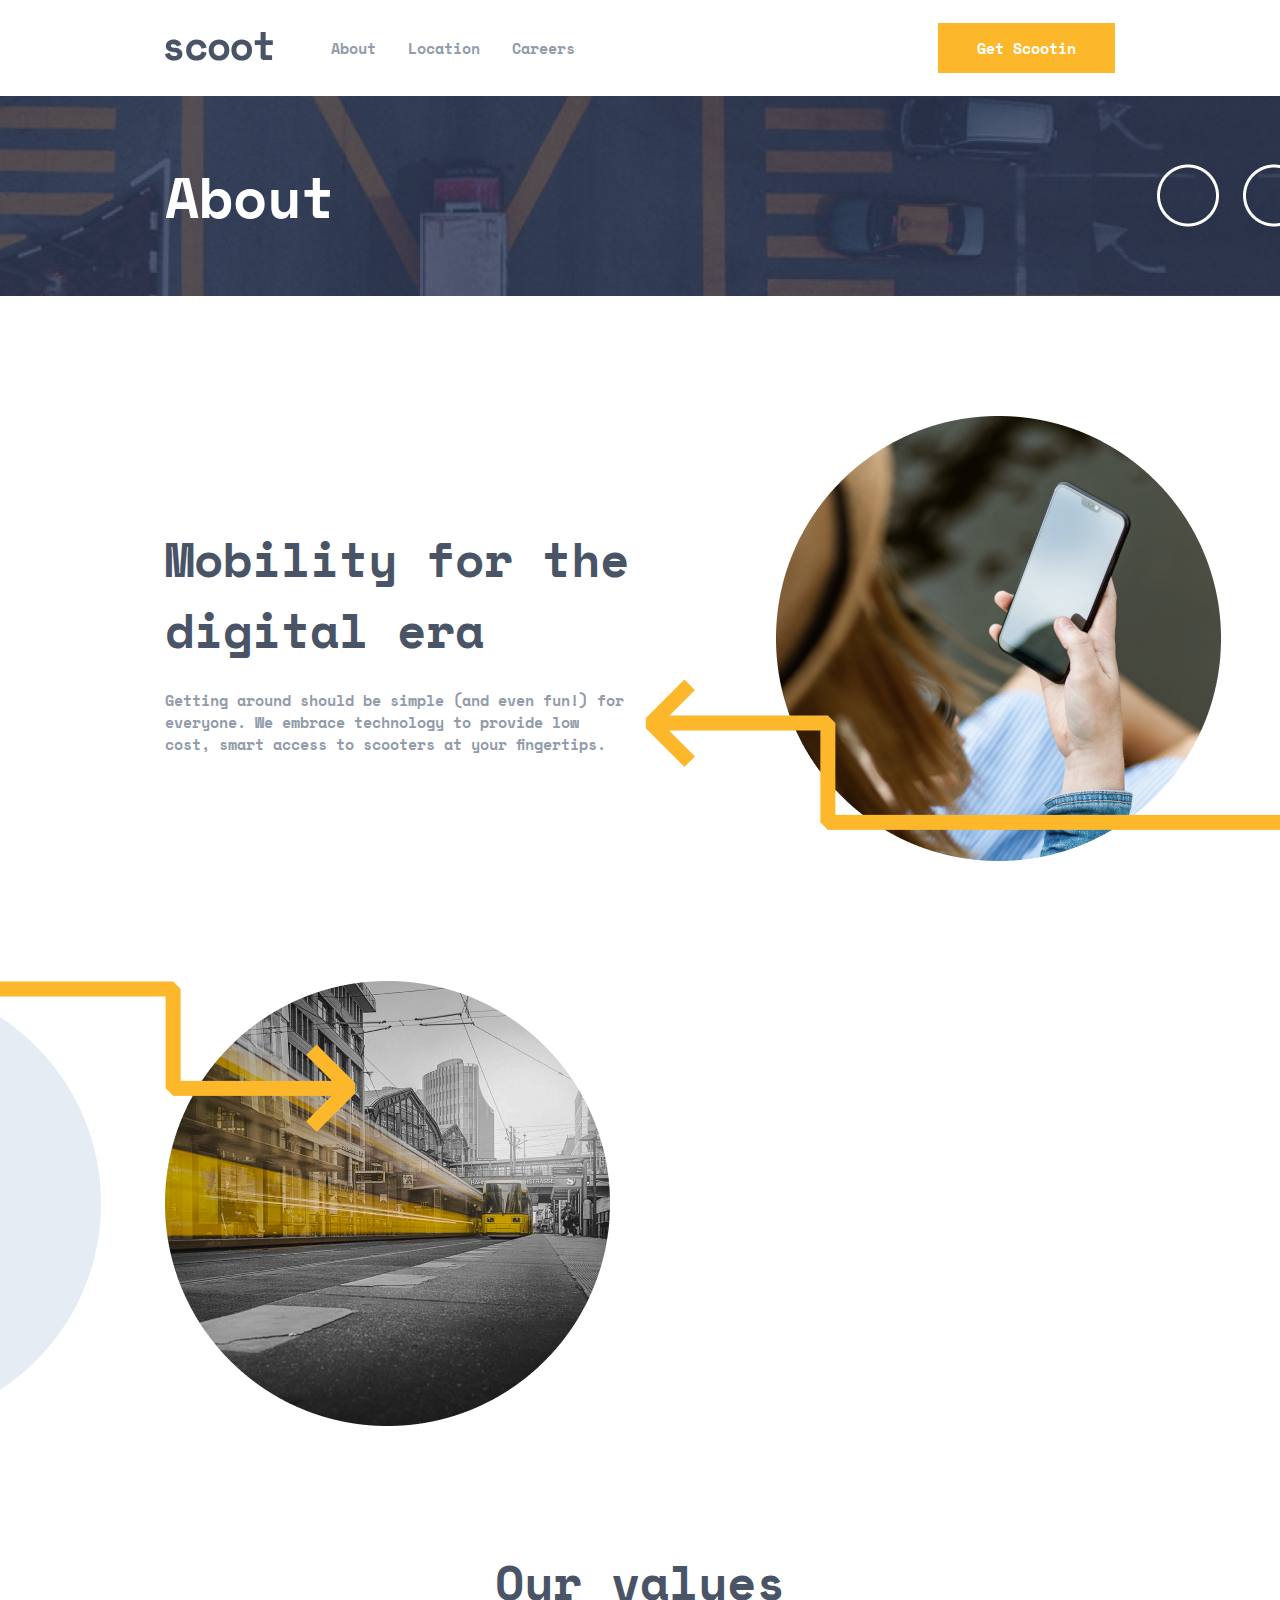
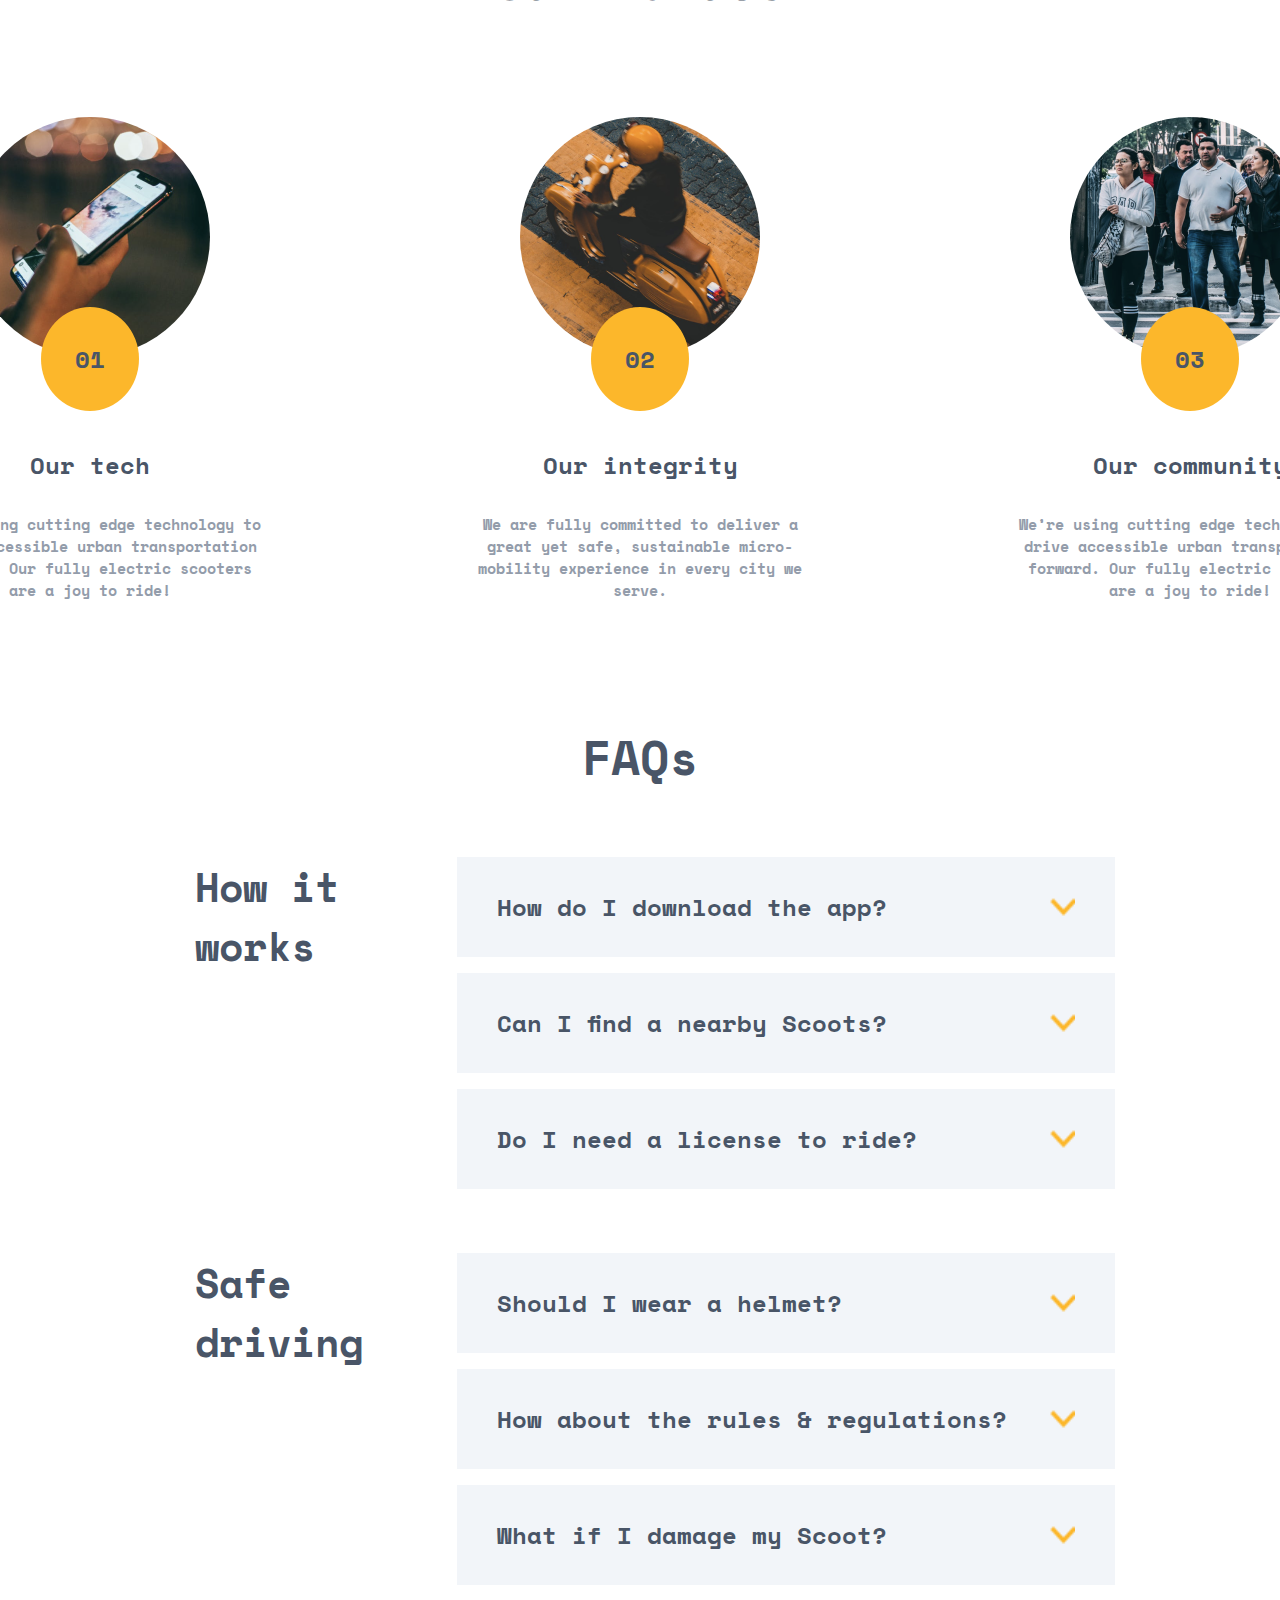
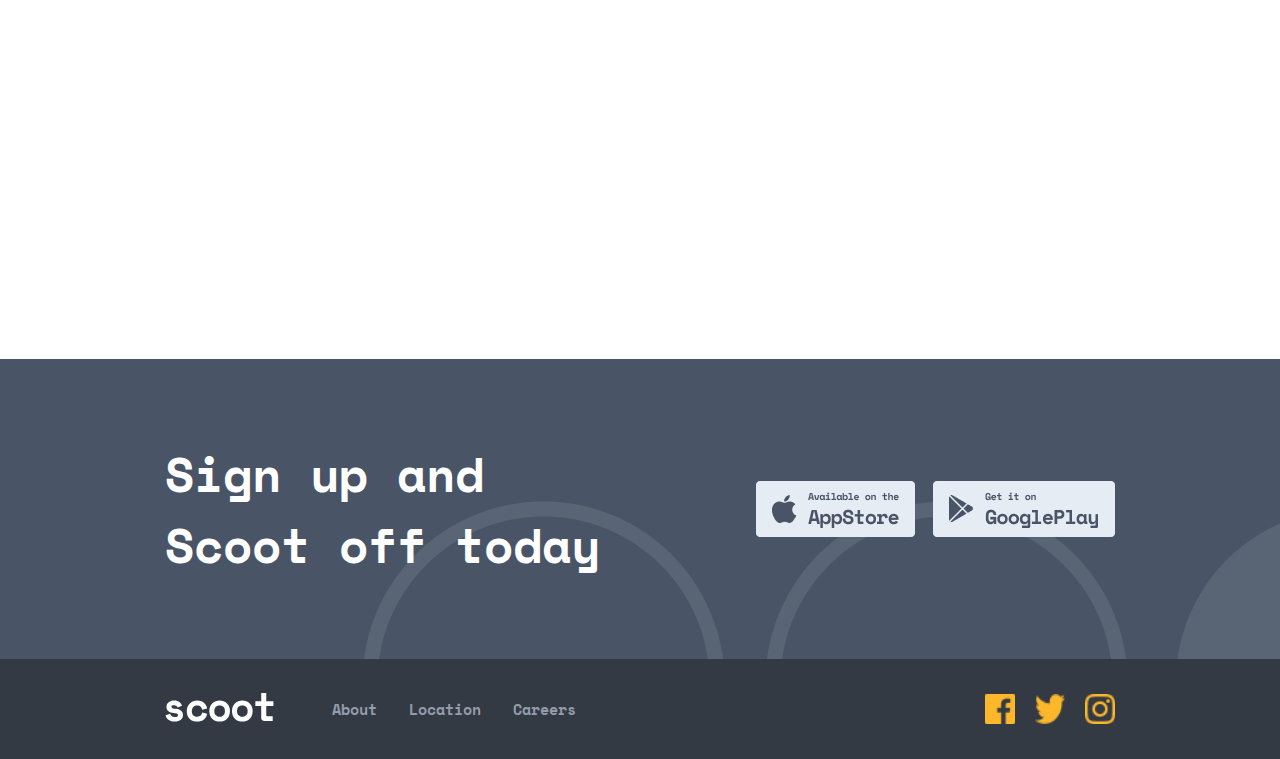
<file: scoot/fonts/about.html>
<!DOCTYPE html>
<html lang="en">
<head>
    <meta charset="UTF-8">
    <meta name="viewport" content="width=device-width, initial-scale=1.0">
    <title>About</title>
    <link rel="stylesheet" href="../style.css">
    <link rel="stylesheet" href="../fonts.css">
</head>
<body>
    <!-- Nav Start -->
    <nav class="nav">
        <div class="container navigation">
            <div class="navListSection">
                <a href="./index.html" class="navMainSite"><img src="../img/scoot.svg" alt="" class="navListImage"></a>
                <ul class="navList">
                    <li class="navListItem"><a href="./about.html" class="navListItemLink">About</a></li>
                    <li class="navListItem"><a href="./locations.html" class="navListItemLink">Location</a></li>
                    <li class="navListItem"><a href="./careers.html" class="navListItemLink">Careers</a></li>
                </ul>
            </div>
            <div class="navBtnSection">
                <button class="navBtn">Get Scootin</button>
            </div>
        </div>
    </nav>
    <!-- Nav End -->
    <!-- Header Start -->
    <div class="aboutHeader">
        <div class="container aboutIntro">
            <h1 class="aboutIntroTitle">About</h1>
        </div>
    </div>
    <!-- Header End -->
    <!-- Profiles Start -->
    <div class="aboutProfiles">
        <div class="aboutProfileItem">
            <div class="aboutProfileItemText">
                <h1 class="aboutProfileItemTitle">Mobility for the digital era</h1>
                <p class="aboutProfileItemParagraft">Getting around should be simple (and even fun!) for everyone. We embrace technology to provide low cost, smart access to scooters at your fingertips.</p>
            </div>
            <img src="../aboutPageImages/Group 15.png" alt="" class="aboutPageImage">
        </div>

        <div class="aboutProfileItemSecond">
            <img src="../aboutPageImages/Group 14.png" alt="" class="aboutPageImage">
            <div class="aboutProfileItemTextSecond">
                <h1 class="aboutProfileItemTitle">Better urban living</h1>
                <p class="aboutProfileItemParagraft">We’re helping connect cities and bring people closer together. Our scooters are also fully-electric and we offset the minimal carbon footprint for each ride.</p>
            </div>
        </div>
    </div>
    <!-- Profiles End -->
    <!-- Information Start -->
    <div class="container aboutInformation">
        <h1 class="aboutInformationTitle">Our values</h1>
        <div class="aboutInformationContent">
            <div class="aboutInformationItem">
                <div class="aboutInformationImage">
                    <h4 class="aboutInformationImageSpan">01</h4>
                </div>
                <h1 class="aboutInformationContentTitle">Our tech</h1>
                <p class="aboutInformationContentText">We’re using cutting edge technology to drive accessible urban transportation forward. Our fully electric scooters are a joy to ride!</p>
            </div>
            <div class="aboutInformationItem">
                <div class="aboutInformationImageSecont">
                    <h4 class="aboutInformationImageSpan">02</h4>
                </div>
                <h1 class="aboutInformationContentTitle">Our integrity</h1>
                <p class="aboutInformationContentText">We are fully committed to deliver a great yet safe, sustainable micro-mobility experience in every city we serve.</p>
            </div>
            <div class="aboutInformationItem">
                <div class="aboutInformationImageThree">
                    <h4 class="aboutInformationImageSpan">03</h4>
                </div>
                <h1 class="aboutInformationContentTitle">Our community</h1>
                <p class="aboutInformationContentText">We’re using cutting edge technology to drive accessible urban transportation forward. Our fully electric scooters are a joy to ride!</p>
            </div>
        </div>
    </div>
    <!-- Information End -->
    <!-- FAQs Start -->
    <div class="FAQs container">
        <h1 class="FAQsString">FAQs</h1>
        <div class="FAQsConent">
            <div class="FAQsTitle">
                <h1 class="FAQsItemTitle">How it works</h1>
            </div>
            <div class="FAQsContentDicoration">
                <div class="FAQsLabs">
                    <div class="FAQsLabTexts">
                        <h1 class="LabsTitle">How do I download the app?</h1>
                        <img src="../img/FAQsIcon.png" alt="" class="LabsIcon">
                    </div>
                    <p class="FAQsLabParagraph">To download the Scoot app, you can search “Scoot” in both the App and Google Play stores. An even simpler way to do it would be to click the relevant link at the bottom of this page and you’ll be re-directed to the correct page.</p>
                </div>
                <div class="FAQsLabs">
                    <div class="FAQsLabTexts">
                        <h1 class="LabsTitle">Can I find a nearby Scoots?</h1>
                        <img src="../img/FAQsIcon.png" alt="" class="LabsIcon">
                    </div>
                    <p class="FAQsLabParagraph">To download the Scoot app, you can search “Scoot” in both the App and Google Play stores. An even simpler way to do it would be to click the relevant link at the bottom of this page and you’ll be re-directed to the correct page.</p>
                </div>
                <div class="FAQsLabs">
                    <div class="FAQsLabTexts">
                        <h1 class="LabsTitle">Do I need a license to ride?</h1>
                        <img src="../img/FAQsIcon.png" alt="" class="LabsIcon">
                    </div>
                    <p class="FAQsLabParagraph">To download the Scoot app, you can search “Scoot” in both the App and Google Play stores. An even simpler way to do it would be to click the relevant link at the bottom of this page and you’ll be re-directed to the correct page.</p>
                </div>
            </div>
        </div>
        <div class="FAQsConent">
            <div class="FAQsTitle">
                <h1 class="FAQsItemTitle">Safe driving</h1>
            </div>
            <div class="FAQsContentDicoration">
                <div class="FAQsLabs">
                    <div class="FAQsLabTexts">
                        <h1 class="LabsTitle">Should I wear a helmet?</h1>
                        <img src="../img/FAQsIcon.png" alt="" class="LabsIcon">
                    </div>
                    <p class="FAQsLabParagraph">To download the Scoot app, you can search “Scoot” in both the App and Google Play stores. An even simpler way to do it would be to click the relevant link at the bottom of this page and you’ll be re-directed to the correct page.</p>
                </div>
                <div class="FAQsLabs">
                    <div class="FAQsLabTexts">
                        <h1 class="LabsTitle">How about the rules & regulations?</h1>
                        <img src="../img/FAQsIcon.png" alt="" class="LabsIcon">
                    </div>
                    <p class="FAQsLabParagraph">To download the Scoot app, you can search “Scoot” in both the App and Google Play stores. An even simpler way to do it would be to click the relevant link at the bottom of this page and you’ll be re-directed to the correct page.</p>
                </div>
                <div class="FAQsLabs">
                    <div class="FAQsLabTexts">
                        <h1 class="LabsTitle">What if I damage my Scoot?</h1>
                        <img src="../img/FAQsIcon.png" alt="" class="LabsIcon">
                    </div>
                    <p class="FAQsLabParagraph">To download the Scoot app, you can search “Scoot” in both the App and Google Play stores. An even simpler way to do it would be to click the relevant link at the bottom of this page and you’ll be re-directed to the correct page.</p>
                </div>
            </div>
        </div>
    </div>
    <!-- FAQs End -->
    <!-- Footer Start -->
    <footer class="footer">
        <div class="footerBackgroud">
            <div class="container footerContainer">
                <h1 class="footerTitle">Sign up and Scoot off today</h1>
                <div class="footerStores">
                    <img src="../img/Group 28.png" alt="">
                    <img src="../img/Group 28 Copy.png" alt="">
                </div>
            </div>
        </div>
        <div class="footerEnd">
            <div class="container navigation">
                <div class="navListSection">
                    <a href="./index.html" class="footerMainSite"><img src="../img/FooterScoot.svg" alt="" class="navListImage"></a>
                    <ul class="navList">
                        <li class="navListItem"><a href="./about.html" class="navListItemLink">About</a></li>
                        <li class="navListItem"><a href="./locations.html" class="navListItemLink">Location</a></li>
                        <li class="navListItem"><a href="./careers.html" class="navListItemLink">Careers</a></li>
                    </ul>
                </div>
                <div class="footerIcons">
                    <img src="../img/Path (1).png" alt="" class="FooterIconItem">
                    <img src="../img/Path.png" alt="" class="FooterIconItem">
                    <img src="../img/Shape.png" alt="" class="FooterIconItem">
                </div>
            </div>
        </div>
    </footer>
    <!-- Footer End -->


    <script src="../main.js"></script>
</body>
</html>
</file>
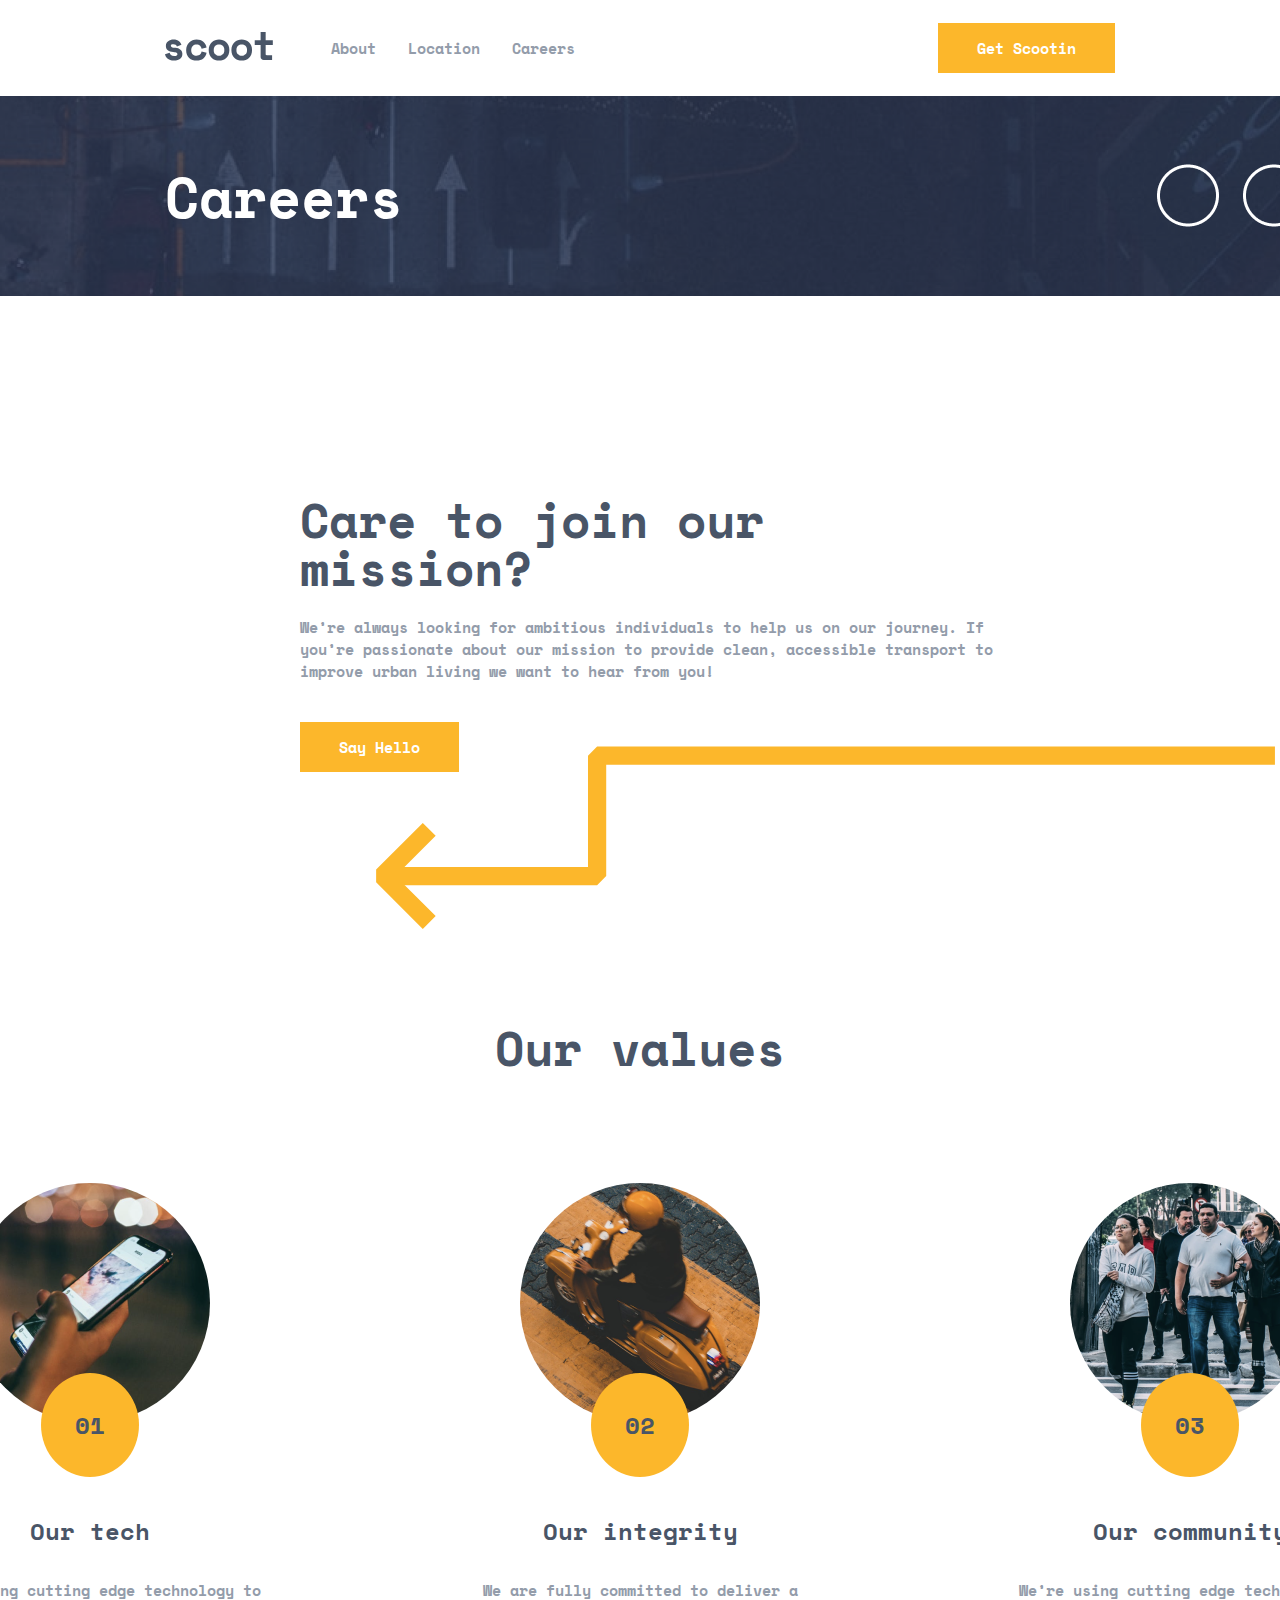
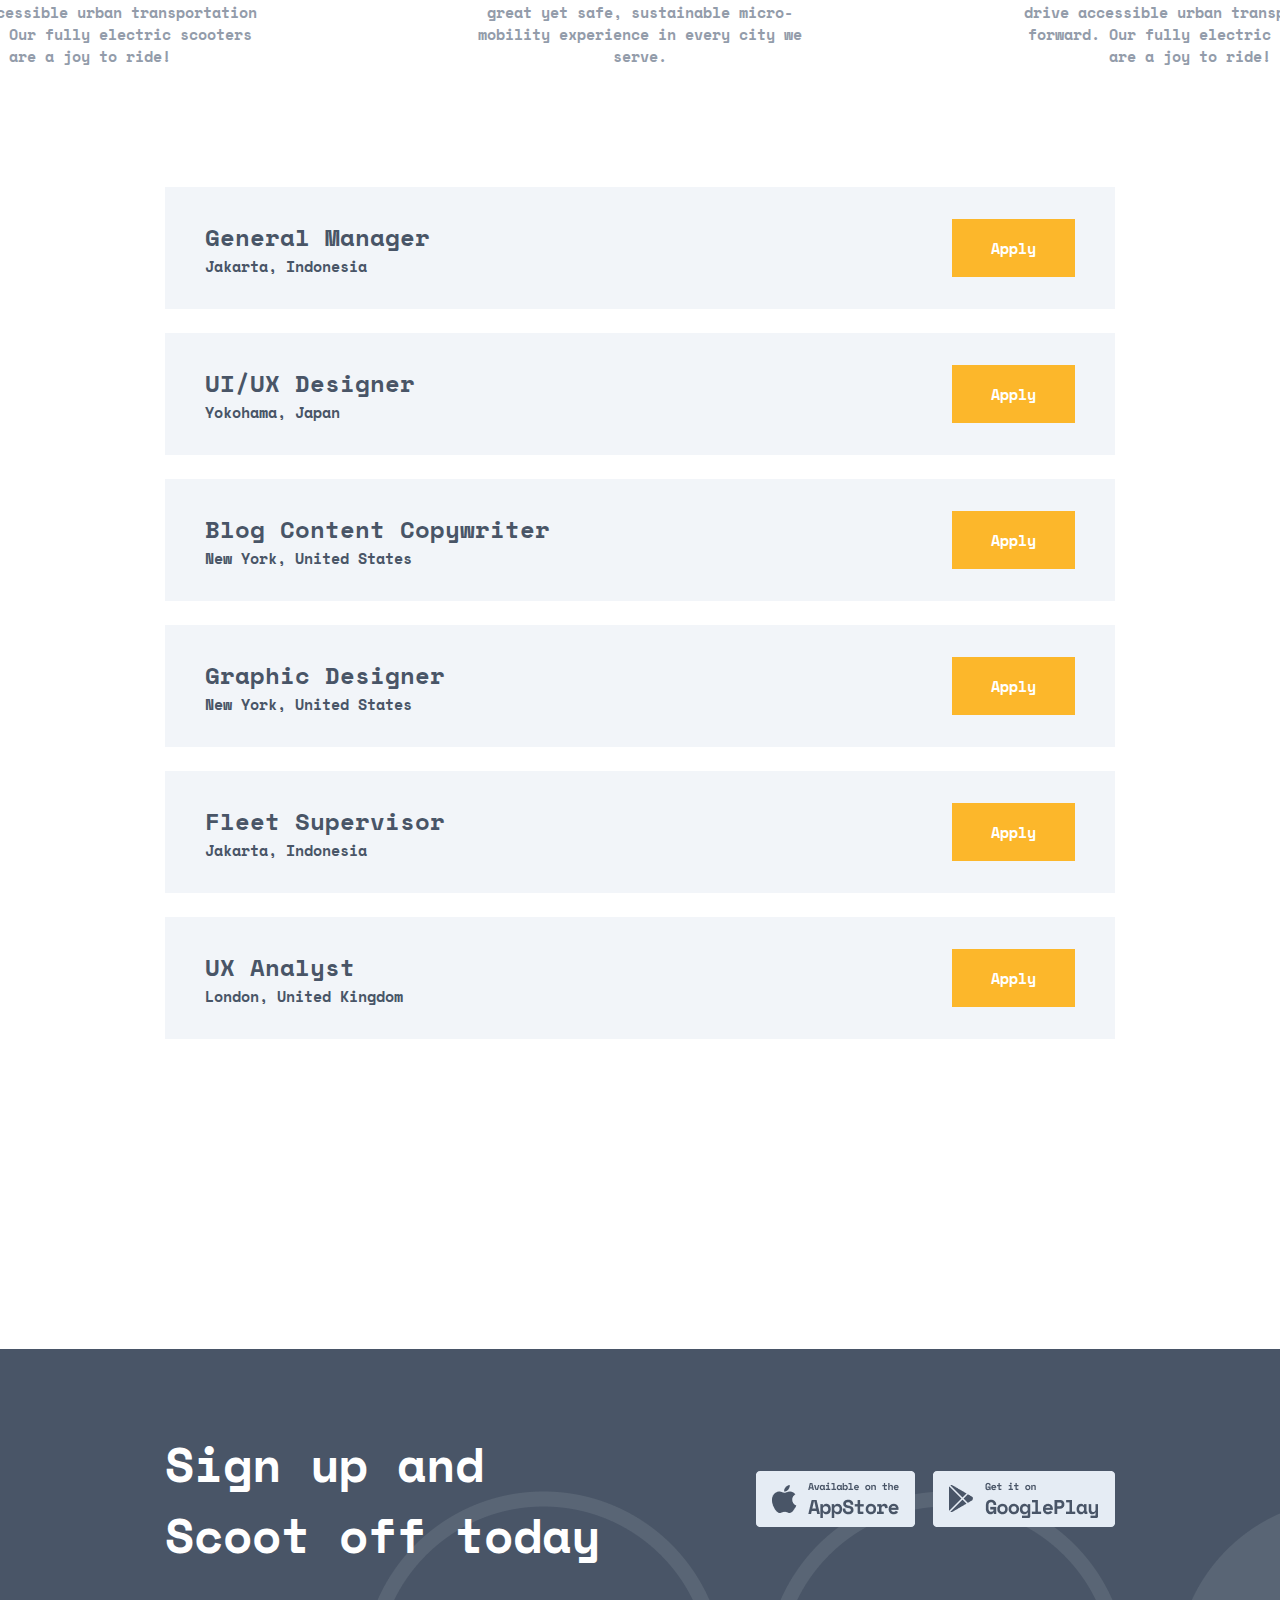
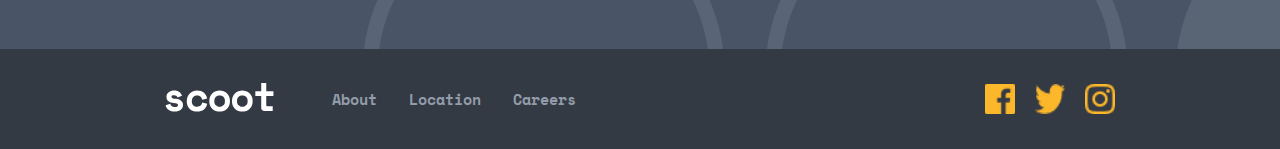
<file: scoot/fonts/careers.html>
<!DOCTYPE html>
<html lang="en">
<head>
    <meta charset="UTF-8">
    <meta name="viewport" content="width=device-width, initial-scale=1.0">
    <title>Careers</title>
    <link rel="stylesheet" href="../fonts.css">
    <link rel="stylesheet" href="../style.css">
</head>
<body>
    <!-- Nav Start -->
    <nav class="nav">
        <div class="container navigation">
            <div class="navListSection">
                <a href="./index.html" class="navMainSite"><img src="../img/scoot.svg" alt="" class="navListImage"></a>
                <ul class="navList">
                    <li class="navListItem"><a href="./about.html" class="navListItemLink">About</a></li>
                    <li class="navListItem"><a href="./locations.html" class="navListItemLink">Location</a></li>
                    <li class="navListItem"><a href="./careers.html" class="navListItemLink">Careers</a></li>
                </ul>
            </div>
            <div class="navBtnSection">
                <button class="navBtn">Get Scootin</button>
            </div>
        </div>
    </nav>
    <!-- Nav End -->
    <!-- Intro Start -->
    <div class="aboutHeader">
        <div class="container careersIntro">
            <h1 class="aboutIntroTitle">Careers</h1>
        </div>
    </div>
    <!-- Intro End -->
    <!-- Careers Profile Start -->
    <div class="profiles">
        <div class="container profilesList">
            <div class="profileItem">
                <div class="profileItemDesc">
                    <h1 class="profileItemDescTitle">Care to join our mission?</h1>
                    <p class="profileItemDescText">We’re always looking for ambitious individuals to help us on our journey. If you’re passionate about our mission to provide clean, accessible transport to improve urban living we want to hear from you!</p>
                    <button class="navBtn">Say Hello</button>
                </div>
                <img src="../aboutPageImages/CareersProfile.png" alt="" class="profileItemImage">
                <img src="../img/Group 32.svg" alt="" class="profileItemLineArrow">
            </div>
        </div>
    </div>
    <!-- Careers Profile End -->
    <!-- Careers Information Start -->
    <div class="container aboutInformation careersInformation">
        <h1 class="aboutInformationTitle">Our values</h1>
        <div class="aboutInformationContent">
            <div class="aboutInformationItem">
                <div class="aboutInformationImage">
                    <h4 class="aboutInformationImageSpan">01</h4>
                </div>
                <h1 class="aboutInformationContentTitle">Our tech</h1>
                <p class="aboutInformationContentText">We’re using cutting edge technology to drive accessible urban transportation forward. Our fully electric scooters are a joy to ride!</p>
            </div>
            <div class="aboutInformationItem">
                <div class="aboutInformationImageSecont">
                    <h4 class="aboutInformationImageSpan">02</h4>
                </div>
                <h1 class="aboutInformationContentTitle">Our integrity</h1>
                <p class="aboutInformationContentText">We are fully committed to deliver a great yet safe, sustainable micro-mobility experience in every city we serve.</p>
            </div>
            <div class="aboutInformationItem">
                <div class="aboutInformationImageThree">
                    <h4 class="aboutInformationImageSpan">03</h4>
                </div>
                <h1 class="aboutInformationContentTitle">Our community</h1>
                <p class="aboutInformationContentText">We’re using cutting edge technology to drive accessible urban transportation forward. Our fully electric scooters are a joy to ride!</p>
            </div>
        </div>
    </div>
    <!-- Careers Information End -->
    <!-- Careers Skills Start-->
    <div class="box container">
        <div class="boxcontent">
            <div class="boxContentTexts">
                <h1 class="boxContectTitle">General Manager</h1>
                <p class="boxContentText">Jakarta, Indonesia</p>
            </div>
            <button class="navBtn">Apply</button>
        </div>
    
        <div class="boxcontent">
            <div class="boxContentTexts">
                <h1 class="boxContectTitle">UI/UX Designer</h1>
                <p class="boxContentText">Yokohama, Japan</p>
            </div>
            <button class="navBtn">Apply</button>
        </div>
    
        <div class="boxcontent">
            <div class="boxContentTexts">
                <h1 class="boxContectTitle">Blog Content Copywriter</h1>
                <p class="boxContentText">New York, United States</p>
            </div>
            <button class="navBtn">Apply</button>
        </div>
    
        <div class="boxcontent">
            <div class="boxContentTexts">
                <h1 class="boxContectTitle">Graphic Designer</h1>
                <p class="boxContentText">New York, United States</p>
            </div>
            <button class="navBtn">Apply</button>
        </div>
    
        <div class="boxcontent">
            <div class="boxContentTexts">
                <h1 class="boxContectTitle">Fleet Supervisor</h1>
                <p class="boxContentText">Jakarta, Indonesia</p>
            </div>
            <button class="navBtn">Apply</button>
        </div>
    
        <div class="boxcontent">
            <div class="boxContentTexts">
                <h1 class="boxContectTitle">UX Analyst</h1>
                <p class="boxContentText">London, United Kingdom</p>
            </div>
            <button class="navBtn">Apply</button>
        </div>
    </div>
    <!-- Careers Skills End -->
    <!-- Careers Footer Start -->
    <footer class="footer">
        <div class="footerBackgroud">
            <div class="container footerContainer">
                <h1 class="footerTitle">Sign up and Scoot off today</h1>
                <div class="footerStores">
                    <img src="../img/Group 28.png" alt="">
                    <img src="../img/Group 28 Copy.png" alt="">
                </div>
            </div>
        </div>
        <div class="footerEnd">
            <div class="container navigation">
                <div class="navListSection">
                    <a href="./index.html" class="footerMainSite"><img src="../img/FooterScoot.svg" alt="" class="navListImage"></a>
                    <ul class="navList">
                        <li class="navListItem"><a href="./about.html" class="navListItemLink">About</a></li>
                        <li class="navListItem"><a href="./locations.html" class="navListItemLink">Location</a></li>
                        <li class="navListItem"><a href="./careers.html" class="navListItemLink">Careers</a></li>
                    </ul>
                </div>
                <div class="footerIcons">
                    <img src="../img/Path (1).png" alt="" class="FooterIconItem">
                    <img src="../img/Path.png" alt="" class="FooterIconItem">
                    <img src="../img/Shape.png" alt="" class="FooterIconItem">
                </div>
            </div>
        </div>
    </footer>
    <!-- Careers Footer End -->


    <script src="../main.js"></script>
</body>
</html>
</file>
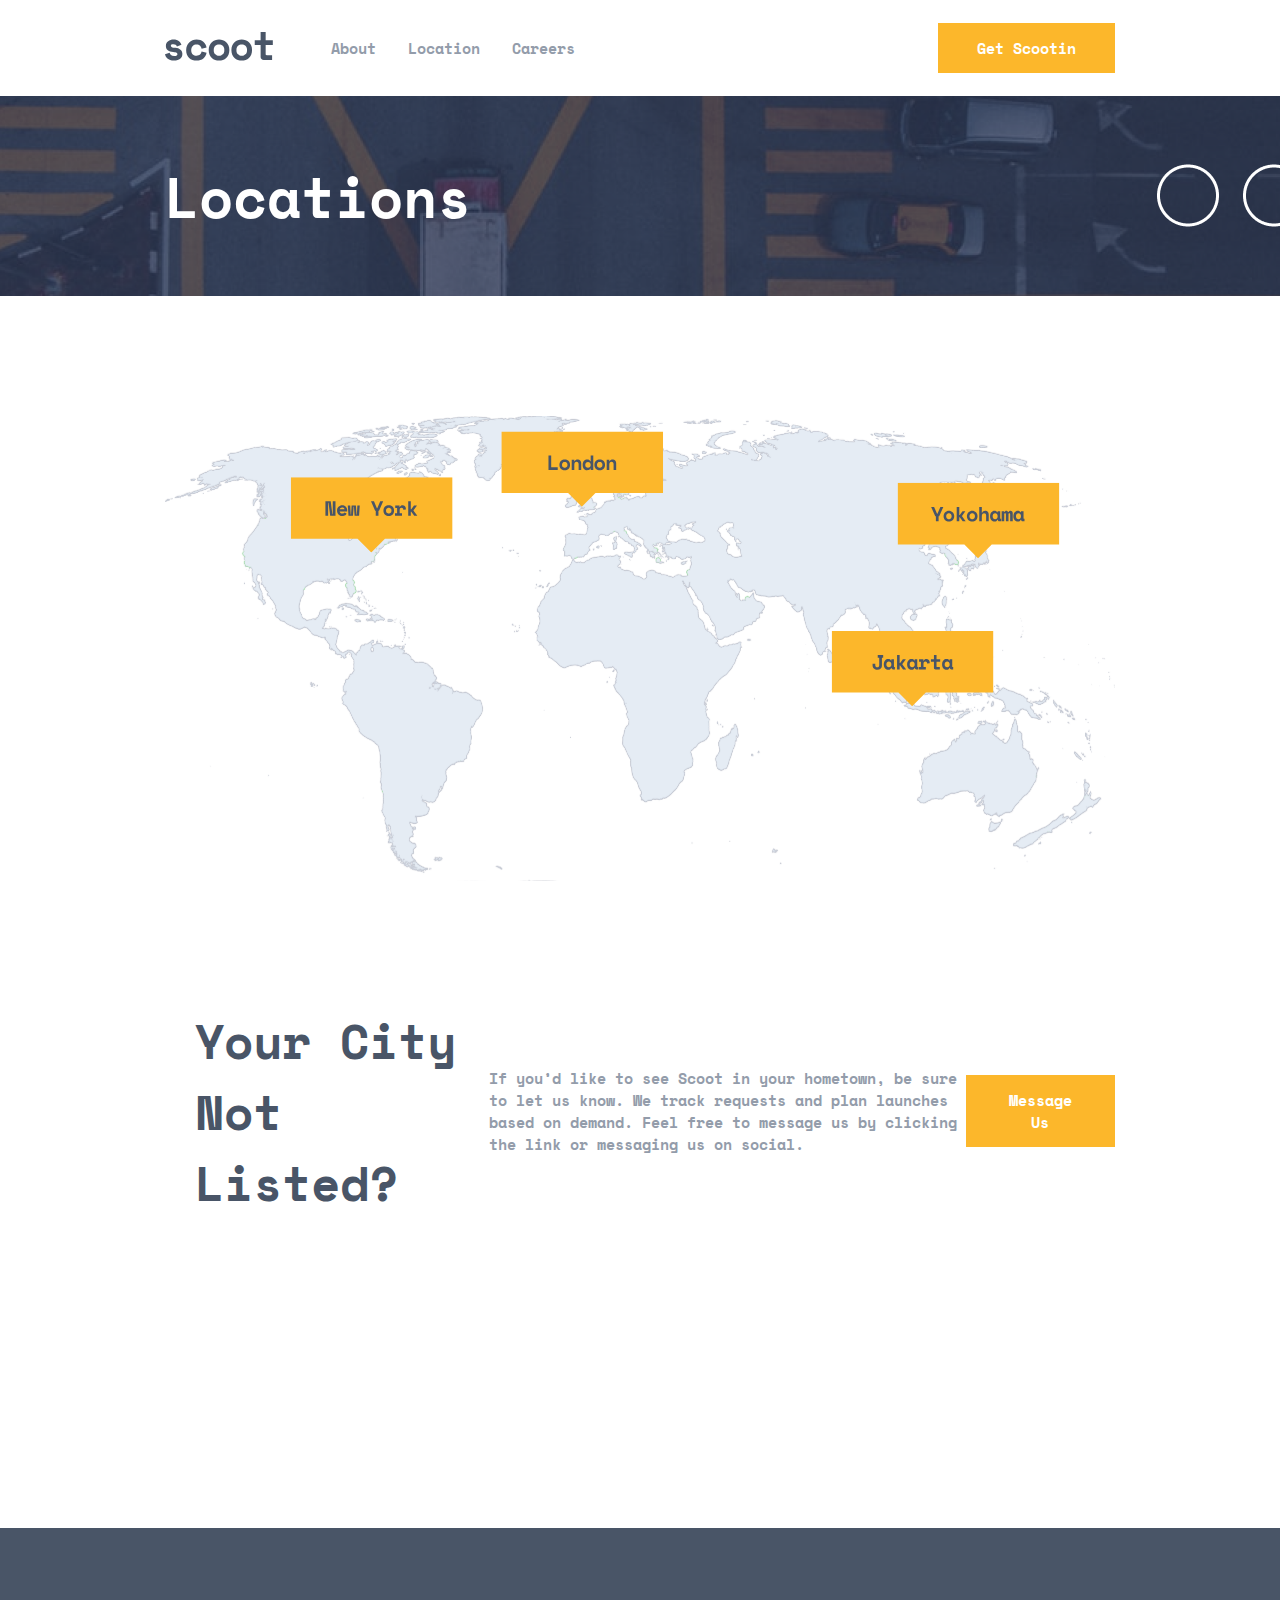
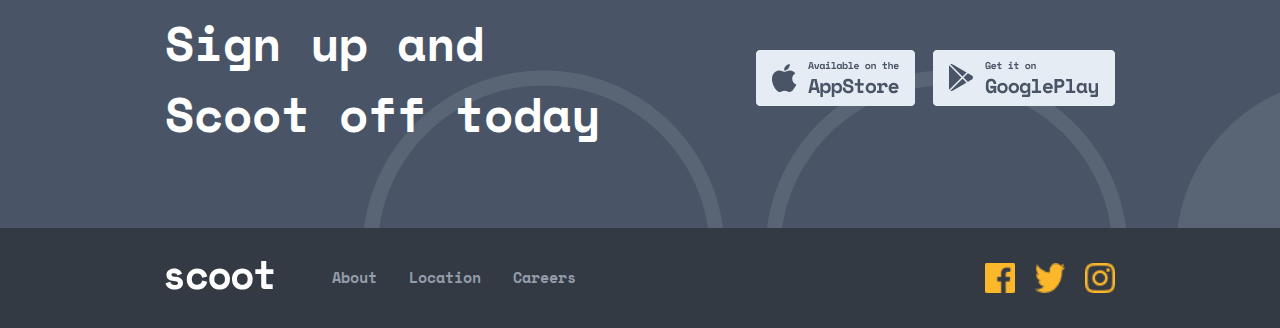
<file: scoot/fonts/locations.html>
<!DOCTYPE html>
<html lang="en">
<head>
    <meta charset="UTF-8">
    <meta name="viewport" content="width=device-width, initial-scale=1.0">
    <title>Locations</title>
    <link rel="stylesheet" href="../fonts.css">
    <link rel="stylesheet" href="../style.css">
</head>
<body>
    
    <!-- Nav Start -->
    <nav class="nav">
        <div class="container navigation">
            <div class="navListSection">
                <a href="./index.html" class="navMainSite"><img src="../img/scoot.svg" alt="" class="navListImage"></a>
                <ul class="navList">
                    <li class="navListItem"><a href="./about.html" class="navListItemLink">About</a></li>
                    <li class="navListItem"><a href="./locations.html" class="navListItemLink">Location</a></li>
                    <li class="navListItem"><a href="./careers.html" class="navListItemLink">Careers</a></li>
                </ul>
            </div>
            <div class="navBtnSection">
                <button class="navBtn">Get Scootin</button>
            </div>
        </div>
    </nav>
    <!-- Nav End -->
    <!-- Header Start -->
    <div class="aboutHeader">
        <div class="container aboutIntro">
            <h1 class="aboutIntroTitle">Locations</h1>
        </div>
    </div>
    <!-- Header End -->
    <!-- Locations Main Image Start -->
    <div class="loactions container">
        <img src="../aboutPageImages/LocationsMap.svg" alt="" class="loactionsImage">
    </div>
    <!-- Locations Main Image End -->
    <!-- Loactions Text Start -->
    <div class="loactionsText container">
        <h1 class="loactionsTitle">Your City Not Listed?</h1>
        <p class="locationsParagraph">If you’d like to see Scoot in your hometown, be sure to let us know. We track requests and plan launches based on demand. Feel free to message us by clicking the link or messaging us on social.</p>
        <button class="navBtn">Message Us</button>
    </div>
    <!-- Loactions Text End -->
    <!-- Locations Footer Start -->
    <footer class="footer">
        <div class="footerBackgroud">
            <div class="container footerContainer">
                <h1 class="footerTitle">Sign up and Scoot off today</h1>
                <div class="footerStores">
                    <img src="../img/Group 28.png" alt="">
                    <img src="../img/Group 28 Copy.png" alt="">
                </div>
            </div>
        </div>
        <div class="footerEnd">
            <div class="container navigation">
                <div class="navListSection">
                    <a href="./index.html" class="footerMainSite"><img src="../img/FooterScoot.svg" alt="" class="navListImage"></a>
                    <ul class="navList">
                        <li class="navListItem"><a href="./about.html" class="navListItemLink">About</a></li>
                        <li class="navListItem"><a href="./locations.html" class="navListItemLink">Location</a></li>
                        <li class="navListItem"><a href="./careers.html" class="navListItemLink">Careers</a></li>
                    </ul>
                </div>
                <div class="footerIcons">
                    <img src="../img/Path (1).png" alt="" class="FooterIconItem">
                    <img src="../img/Path.png" alt="" class="FooterIconItem">
                    <img src="../img/Shape.png" alt="" class="FooterIconItem">
                </div>
            </div>
        </div>
    </footer>
    <!-- Locations Footer End -->


    <script src="../main.js"></script>
</body>
</html>
</file>
<file: scoot/style.css>
@import url(./fonts.css);

* {
    margin: 0;
    padding: 0;
    box-sizing: border-box;
}

ul {
    list-style: none;
}

a {
    text-decoration: none;
}

:root {
    --yellow: #FCB72B;
    --darkNavy: #495567;
    --dimGrey: #939CAA;
    --lightGrey: #E5ECF4;
    --snow: #F2F5F9;
    --lightYellow: #FFF4DF;
}

.nav {
    width: 100%;
    height: 96px;
    display: flex;
    align-items: center;
}

.container {
    padding: 0 165px;
}

.navigation {
    display: flex;
    width: 100%;
    align-items: center;
    justify-content: space-between;
}

.navListSection {
    display: flex;
    align-items: center;
}

.navList {
    padding-left: 58px;
    display: flex;
    column-gap: 32px;
}

.navListItemLink {
    font-family: "SpaceMono";
    font-weight: 700;
    font-size: 15px;
    color: var(--dimGrey);
    line-height: 25px;
}

.navBtn {
    padding: 14px 39px;
    background: var(--yellow);
    color: white;
    font-family: "SpaceMono";
    border: unset;
    font-size: 15px;
    font-weight: 700;
    text-align: center;
    transition: .5s;
}

.navBtn:hover {
    cursor: pointer;
    border: 3px solid var(--yellow);
    background: transparent;
    color: var(--yellow);
}


.introSection {
    position: relative;
}

.headerIntro {
    background: url(./img/Bitmap.jpg) center center / cover;
    width: 100%;
    height: 650px;
    display: flex;
    flex-direction: column;
    justify-content: center;
}

.introTitle {
    color: white;
    font-family: "SpaceMono";
    font-weight: 700;
    line-height: 56px;
    width: 550px;
    font-size: 56px;
    padding-bottom: 40px;
}

.m-95 {
    margin-left: 95px;
}

.introText {
    width: 405px;
    color: white;
    font-family: "SpaceMono";
    font-size: 15px;
    font-weight: 400;
    padding-bottom: 40px;
}

.headerLine {
    position: absolute;
    top: 210px;
    left: 0;
}

.headerLineArrov {
    position: absolute;
    top: 210px;
    left: 720px;
}

/* List */

.mainList {
    margin-top: 160px;
}

.mainListItems {
    display: flex;
    column-gap: 30px;
}

.listItemImage {
    padding-bottom: 40px;
}

.listItemTitle {
    color: var(--darkNavy);
    font-size: 24px;
    font-weight: 700;
    font-family: "SpaceMono";
    line-height: 28px;
    padding-bottom: 27px;
}

.listItemText {
    color: var(--dimGrey);
    font-family: "SpaceMono";
    font-size: 15px;
    font-weight: 400;
    line-height: 25px;
}

.mainListItems {
    position: relative;
}

.listItemZIndex {
    z-index: -1;
    position: absolute;
    top: 45px;
    width: 1300px;
    left: 0;
}

/* Profiles */

.profiles {
    margin-top: 200px;
    width: 100%;
}

.profilesList {
    display: flex;
    flex-direction: column;
    row-gap: 300px;
    padding-left: 300px;
}

.profileItem {
    display: flex;
    position: relative;
}

.profileItemDesc {
    margin-right: 220px;
}

.profileItemDescTitle {
    color: var(--darkNavy);
    font-weight: 700;
    font-size: 48px;
    font-family: "SpaceMono";
    line-height: 48px;
    width: 480px;
    padding-bottom: 24px;
}

.profileItemDescText {
    color: var(--dimGrey);
    font-weight: 400;
    font-size: 15px;
    font-family: "SpaceMono";
    width: 700px;
    padding-bottom: 40px;
}

.profileItemImage {
    position: absolute;
    top: -40px;
    left: 1000px;
}

.profileItemLineArrow {
    position: absolute;
    top: 250px;
    right: -160px;
    width: 900px;
}

.profileItemPhotoL {
    border-radius: 445px;
    padding-right: 260px;
}

.profileItemLineArrowR {
    position: absolute;
    top: 0;
    left: -540px;
}

.profileItemImage {
    border-radius: 445px;
}


/* Footer */

.footer {
    margin-top: 310px;
    display: flex;
    flex-direction: column;
    height: 400px;
}

.footerBackgroud {
    background: url(./img/Mask.png) center center /cover;
    height: 300px;
}

.footerContainer {
    display: flex;
    height: 100%;
    justify-content: space-between;
    align-items: center;
}

.footerTitle {
    color: white;
    font-size: 48px;
    font-family: "SpaceMono";
    font-weight: 700;
    width: 450px;
}

.footerStores {
    column-gap: 18px;
    display: flex;
    align-items: center;
}

.footerEnd {
    width: 100%;
    background: #333A44;
    height: 100px;
    display: flex;
    align-items: center;
}

.footerIcons {
    display: flex;
    column-gap: 20px;
}

.FooterIconItem {
    width: 30px;
    height: 30px;
}


/* About Page */

.aboutHeader {
    width: 100%;
    height: 200px;
    background: url(./aboutPageImages/Bitmap.png) center center / cover;
}

.aboutIntro {
    height: 100%;
    width: 100%;
    display: flex;
    align-items: center;
}

.aboutIntroTitle {
    color: #fff;
    font-family: "SpaceMono";
    font-size: 56px;
    font-weight: 700;
}

.aboutProfiles {
    margin-top: 120px;
    display: flex;
    flex-direction: column;
}

.aboutProfileItem {
    display: flex;
    justify-content: space-between;
    align-items: center;
}

.aboutProfileItemText {
    padding-left: 165px;
    column-gap: 24px;
}

.aboutProfileItemTitle {
    color: var(--darkNavy);
    font-size: 48px;
    font-weight: 700;
    font-family: "SpaceMono";
    width: 480px;
}

.aboutProfileItemParagraft {
    width: 460px;
    padding-top: 24px;
    color: var(--dimGrey);
    font-size: 15px;
    font-weight: 400;
    font-family: "SpaceMono";
}

.aboutProfiles {
    row-gap: 120px;
}

.aboutProfileItemTextSecond {
    padding-left: 700px;
}

.aboutProfileItemSecond {
    display: flex;
    align-items: center;
}

/* Information Start*/
.aboutInformation {
    display: flex;
    flex-direction: column;
    align-items: center;
    padding-top: 120px;
}

.aboutInformationTitle {
    color: var(--darkNavy);
    font-family: "SpaceMono";
    font-weight: 700;
    font-size: 48px;
    text-align: center;
    padding-bottom: 100px;
}

.aboutInformationContent {
    display: flex;
    column-gap: 200px;
}

.aboutInformationItem {
    display: flex;
    flex-direction: column;
    align-items: center;
    width: 350px;
}

.aboutInformationImage {
    background: url(./aboutPageImages/Bitmap\ \(1\).png) center center / cover;
    width: 240px;
    height: 240px;
    border-radius: 50%;
    display: flex;
    align-items: end;
    justify-content: center;
    position: relative;
}

.aboutInformationImageSpan {
    padding: 34px 34px;
    background: var(--yellow);
    color: white;
    border-radius: 50%;
    position: absolute;
    top: 190px;
}

.aboutInformationContentTitle {
    padding-top: 90px;
    color: var(--darkNavy);
    font-family: "SpaceMono";
    font-size: 24px;
    font-weight: 700;
    text-align: center;
    padding-bottom: 30px;
}

.aboutInformationContentText {
    text-align: center;
    color: var(--dimGrey);
    font-family: "SpaceMono";
    font-size: 15px;
    font-weight: 400;
}

.aboutInformationImageSecont {
    background: url(./aboutPageImages/Bitmap\ \(2\).png) center center / cover;
    width: 240px;
    height: 240px;
    border-radius: 50%;
    display: flex;
    align-items: end;
    justify-content: center;
    position: relative;
}

.aboutInformationImageThree {
    background: url(./aboutPageImages/Bitmap\ \(3\).png) center center / cover;
    width: 240px;
    height: 240px;
    border-radius: 50%;
    display: flex;
    align-items: end;
    justify-content: center;
    position: relative;
}

.aboutInformationImageSpan {
    color: var(--darkNavy);
    text-align: center;
    font-size: 24px;
    font-weight: 700;
    font-family: "SpaceMono";
}

/* FAQs Start */
.FAQs {
    margin-top: 120px;
    display: flex;
    flex-direction: column;
}

.FAQsString {
    color: var(--darkNavy);
    font-size: 48px;
    font-weight: 700;
    text-align: center;
    font-family: "SpaceMono";
    margin-bottom: 65px;
}

.FAQsConent {
    display: flex;
    column-gap: 64px;
    margin-bottom: 64px;
}

.FAQsTitle {
    margin-left: 30px;
    width: 30%;
}

.FAQsItemTitle {
    color: var(--darkNavy);
    font-family: "SpaceMono";
    font-size: 40px;
    font-weight: 700;
}

.FAQsLabs {
    width: 70%;
    /* height: 100px; */
    padding: 32px 40px;
    background: #F2F5F9;
    transition: .5s;
    width: 100%;

}

.FAQsLabTexts {
    display: flex;
    justify-content: space-between;
    align-items: center;
}

.LabsIcon {
    width: 26px;
    height: 20px;
}

.FAQsContentDicoration {
    display: flex;
    flex-direction: column;
    width: 100%;
    row-gap: 16px;
}

.LabsTitle {
    color: var(--darkNavy);
    font-family: "SpaceMono";
    font-size: 24px;
    font-weight: 700;
}

.FAQsLabs:hover {
    background: #FFF4DF;
}
.active{
    display: block !important;

}
.FAQsLabs.active .LabsIcon{
    transform: rotate(90deg);
}
.FAQsLabParagraph{
    display: none;
    padding-top: 24px;
    font-family: "SpaceMono";
    font-size: 15px;
    color: var(--darkNavy);
    font-weight: 400;
}

/* Careers */

.careersIntro {
    width: 100%;
    height: 100%;
    display: flex;
    align-items: center;
    background: url(./aboutPageImages/Careers.png) center center / cover;
}
.careersInformation {
    margin-top: 120px;
}
.box {
    margin-top: 120px;

}
.boxcontent {
    width: 100%;
    padding: 32px 40px;
    display: flex;
    background: #F2F5F9;
    justify-content: space-between;
    margin-bottom: 24px;
}
.boxContectTitle {
    color: #495567;
    font-family: "SpaceMono";
    font-size: 24px;
    font-style: normal;
    font-weight: 700;


}
.boxContentText {
    color: #495567;
    font-family: "SpaceMono";
    font-size: 15px;
    font-style: normal;
    font-weight: 400;

}
.boxContentTexts {
    display: flex;
    flex-direction: column;
}
/* Locations */
.loactions{
    margin: 120px 0;
    width: 100%;
}
.loactionsImage{
    width: 100%;
}
.loactionsText{
    display: flex;
    justify-content: space-between;
    align-items: center;
    width: 100%;
    margin-bottom: 120px;
}
.loactionsTitle{
    color: var(--darkNavy);
    font-family: "SpaceMono";
    font-size: 48px;
    font-weight: 700;
    width: 400px;
    padding-left: 30px;
}
.locationsParagraph{
    color: var(--dimGrey);
    font-size: 15px;
    font-weight: 400px;
    font-family: "SpaceMono";
    width: 600px;
    text-align: left;
}
</file>
<file: scoot/fonts.css>
@font-face {
    font-family: "SpaceMono";
    src: url(./fonts/SpaceMono-Bold.ttf);
}
</file>
